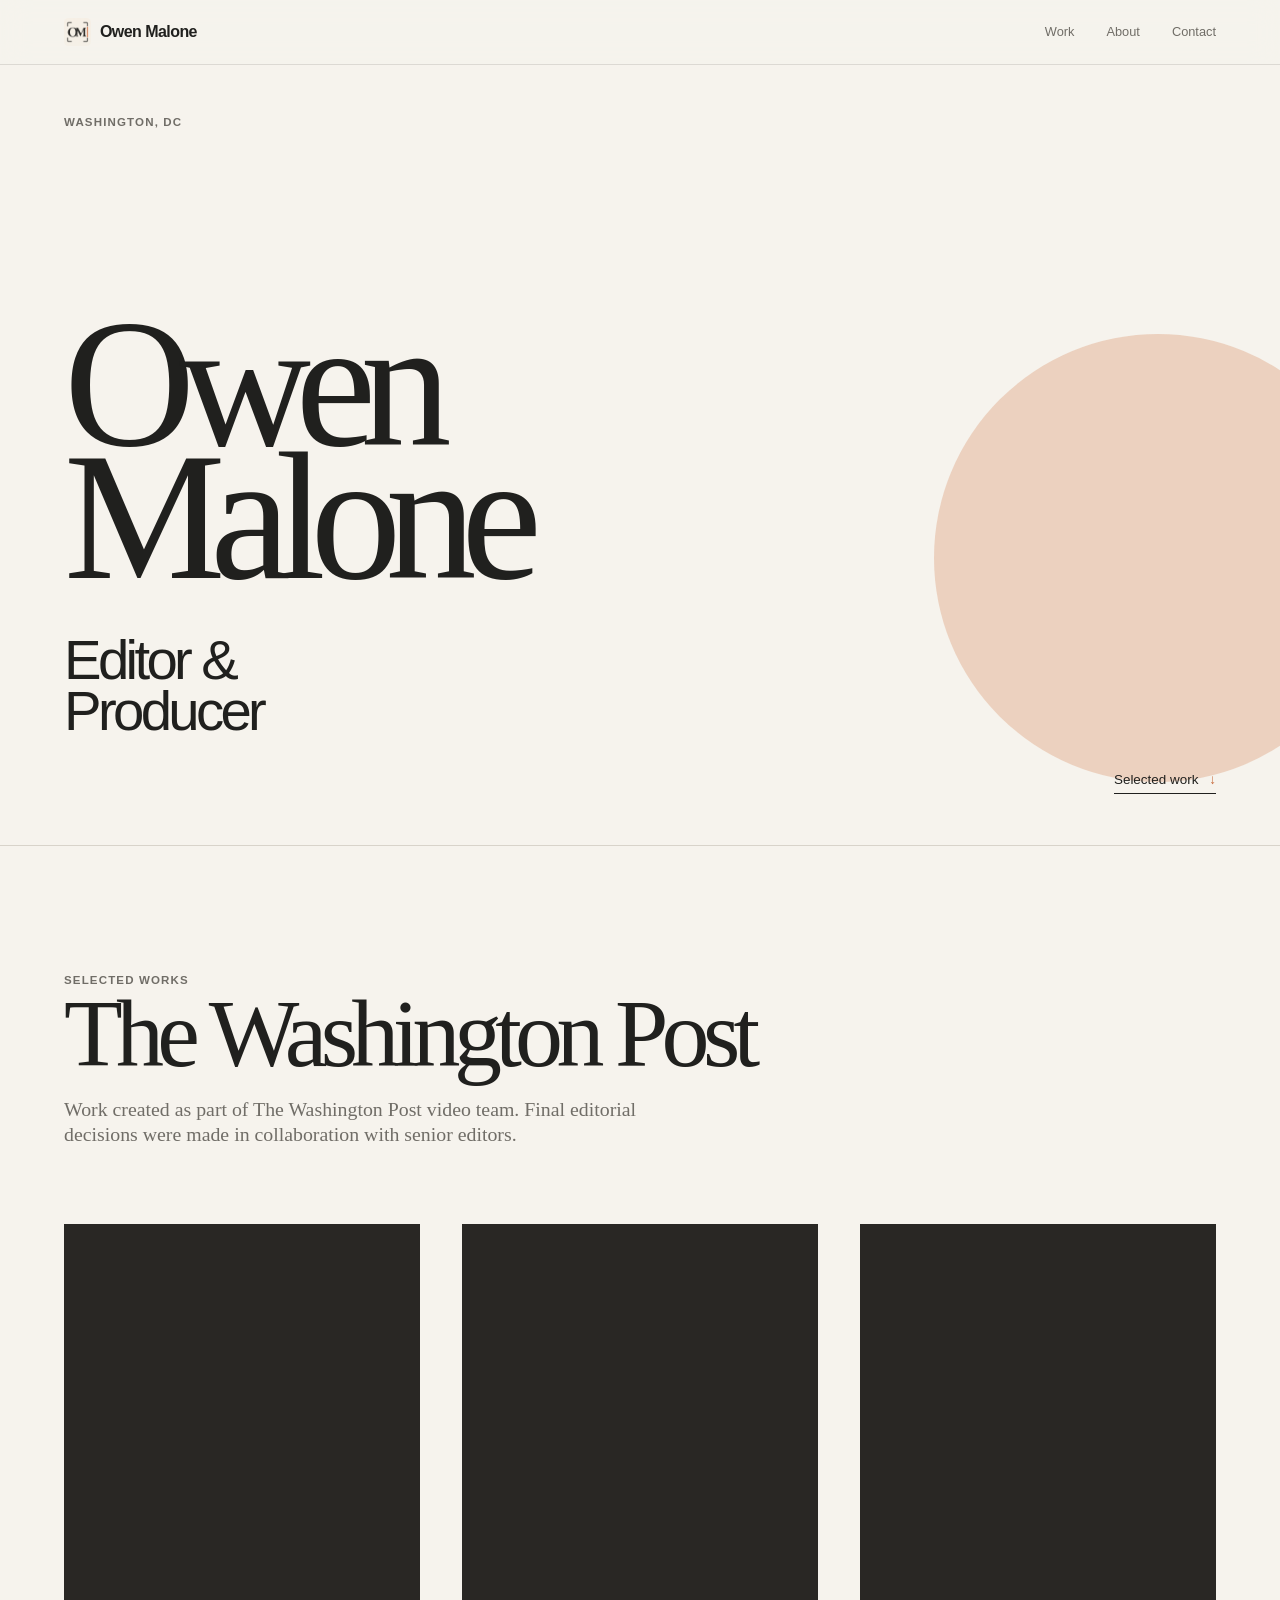
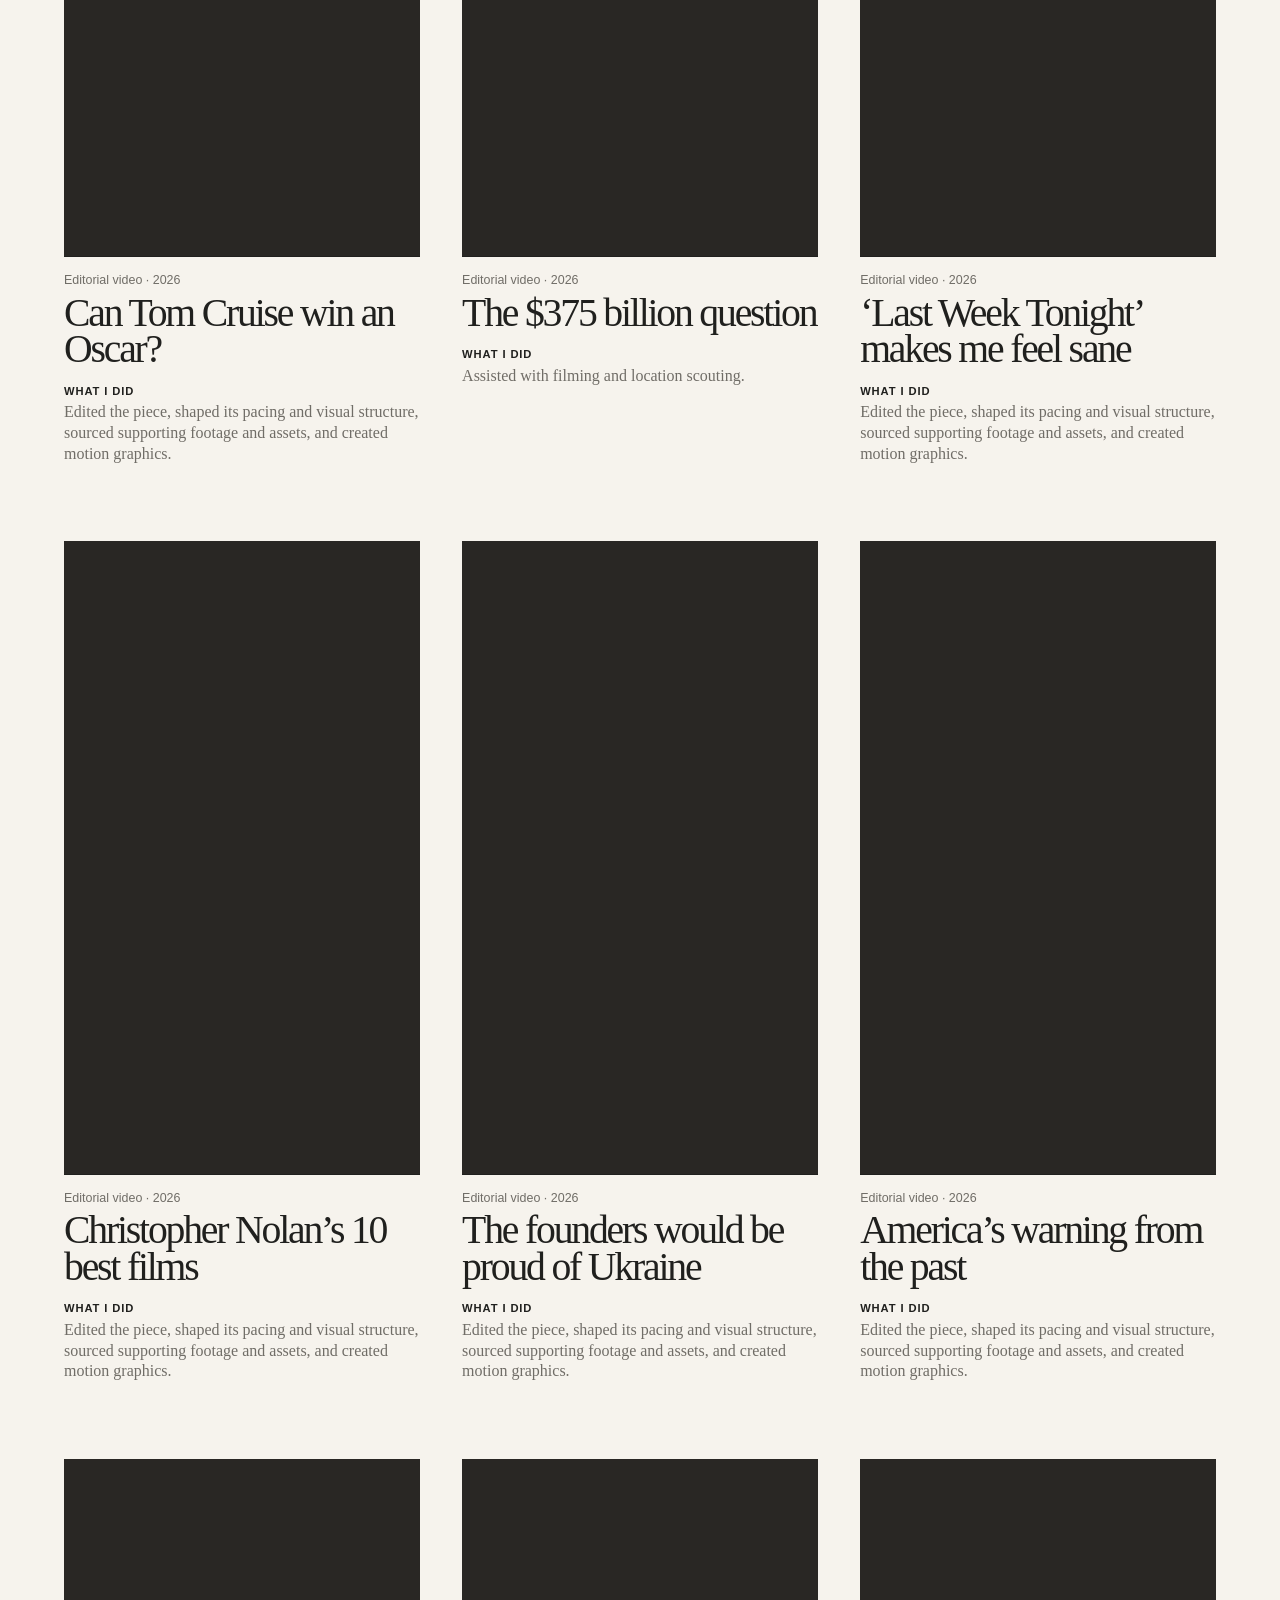
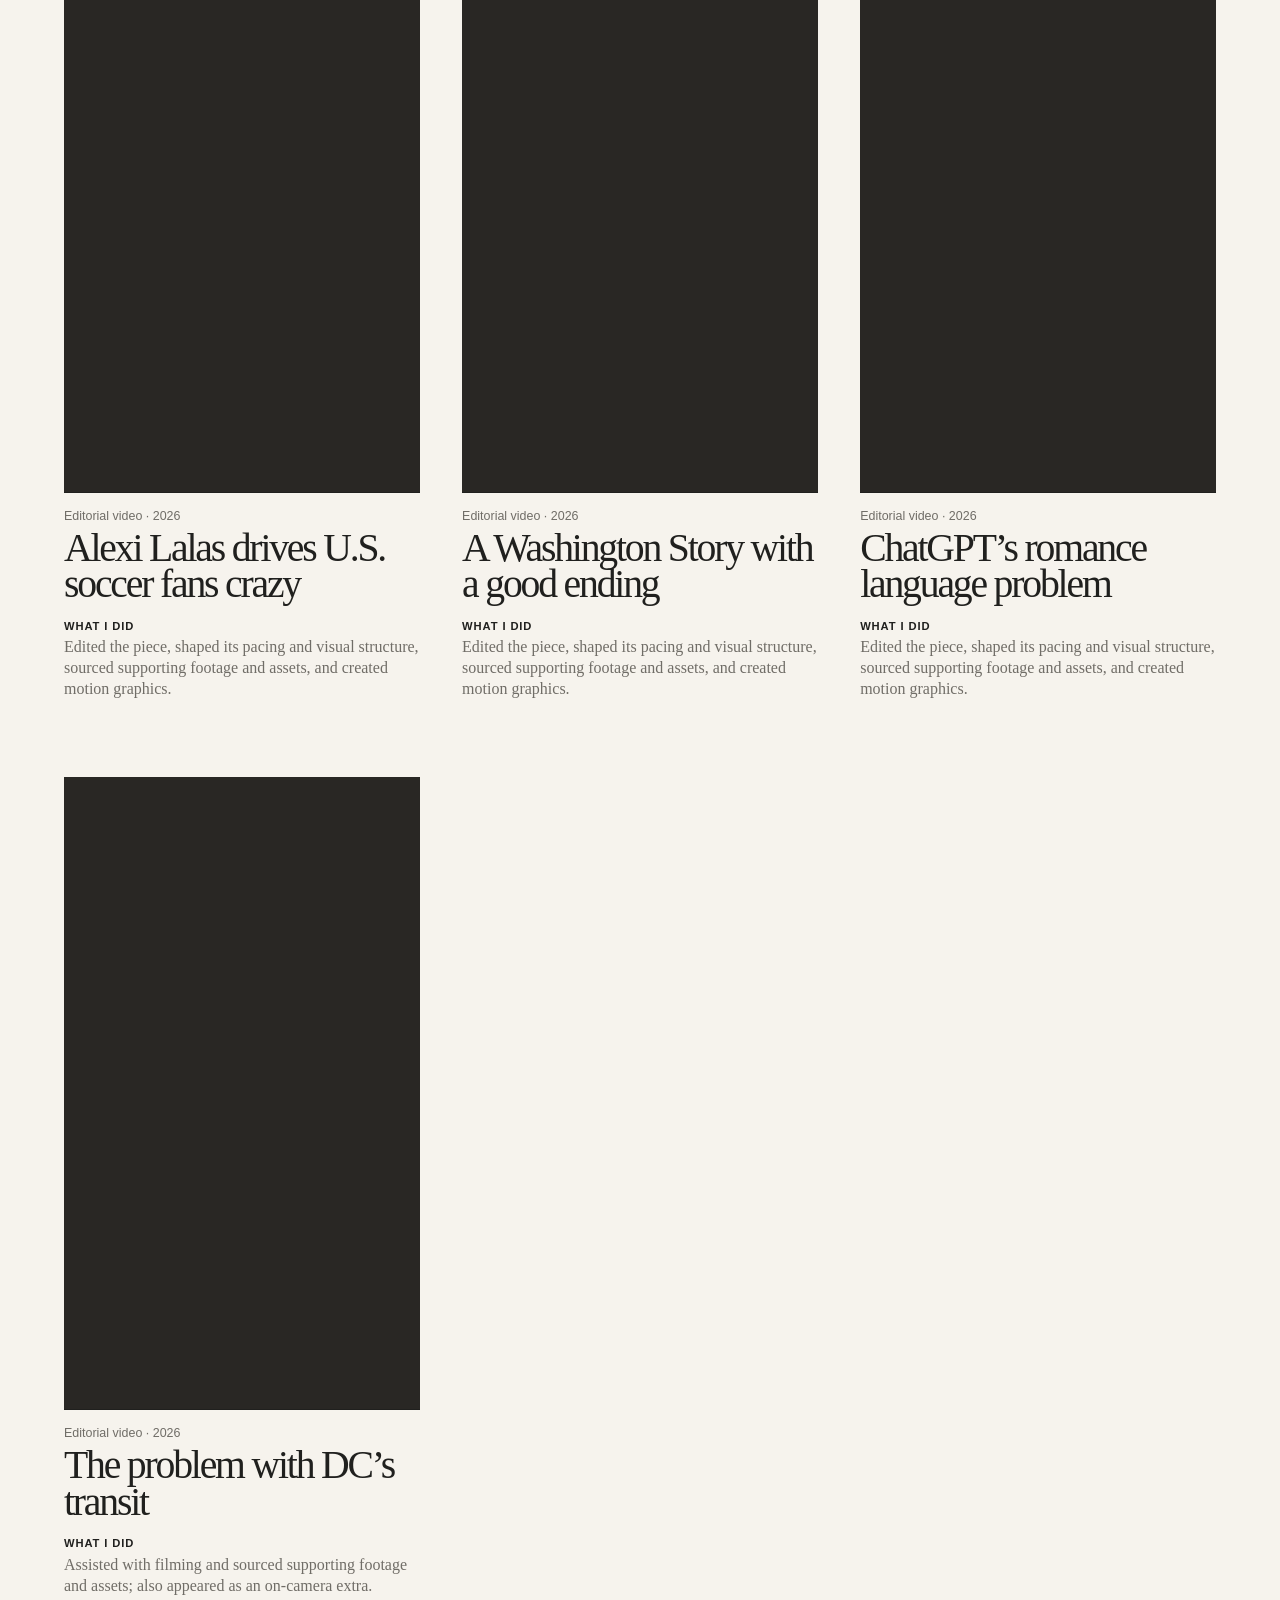
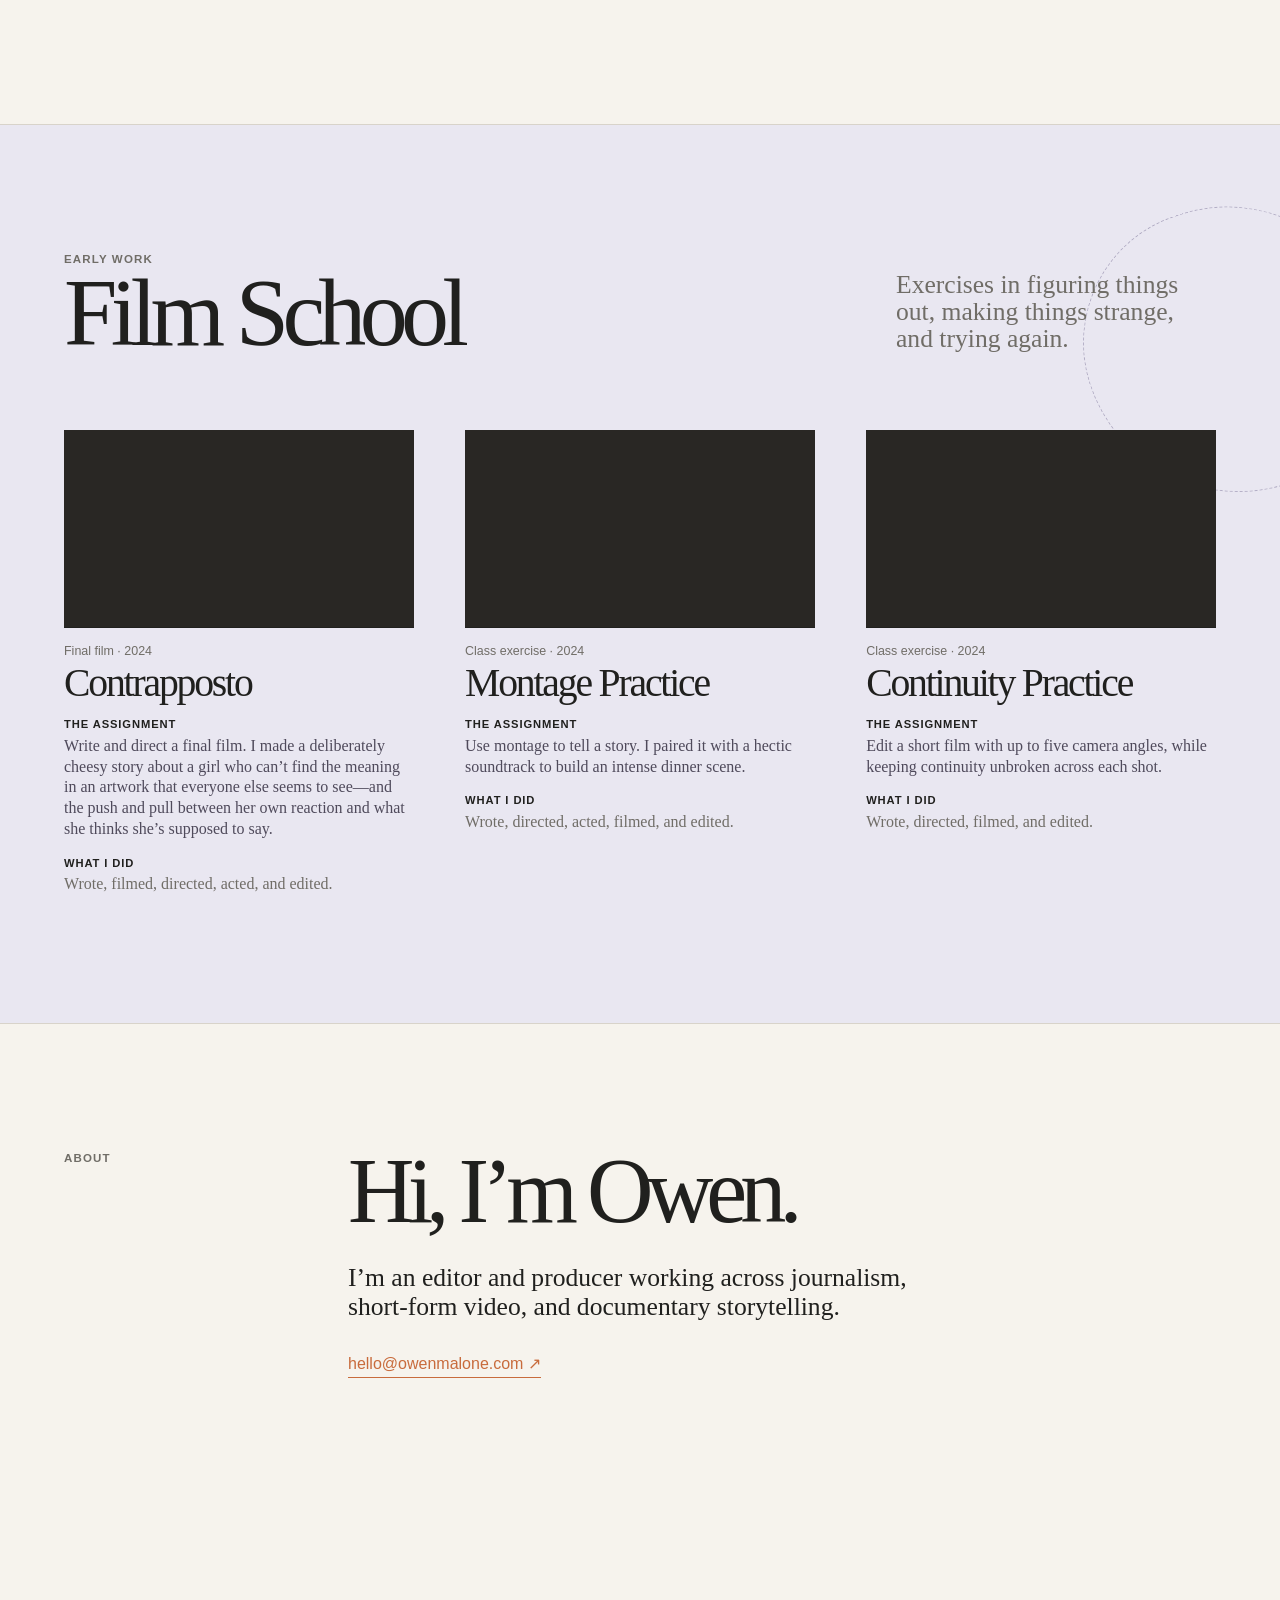
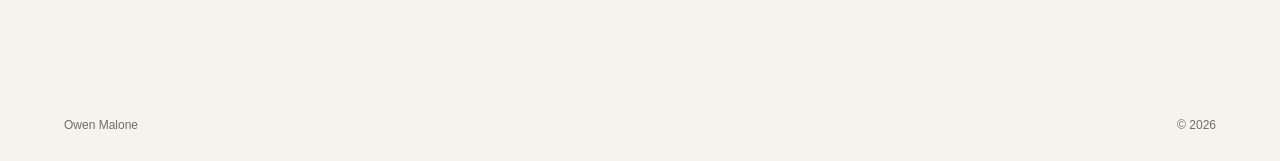
<file: index.html>
<!doctype html>
<html lang="en">
<head>
  <meta charset="utf-8">
  <meta name="viewport" content="width=device-width, initial-scale=1">
  <meta name="description" content="Owen Malone is an editor and producer based in Washington, DC. Selected work from The Washington Post, freelance projects, and film school.">
  <title>Owen Malone — Editor &amp; Producer</title>
  <link rel="icon" type="image/png" href="favicon.png">
  <link rel="stylesheet" href="styles.css">
</head>
<body>
  <header class="topbar">
    <a class="brand" href="#top" aria-label="Owen Malone, back to top"><img src="favicon.png" alt=""><span>Owen Malone</span></a>
    <nav aria-label="Primary navigation">
      <a href="#work">Work</a>
      <a href="#about">About</a>
      <a href="mailto:hello@owenmalone.com">Contact</a>
    </nav>
  </header>
  <main id="top">
    <section class="hero" aria-labelledby="hero-title">
      <p class="eyebrow">Washington, DC</p>
      <div class="hero-copy">
        <h1 id="hero-title">Owen<br>Malone</h1>
        <p>Editor &amp;<br>Producer</p>
      </div>
      <a class="hero-link" href="#work">Selected work <span aria-hidden="true">↓</span></a>
    </section>
    <section class="work-section" id="work" aria-labelledby="work-title">
      <div class="section-heading">
        <p class="eyebrow">Selected Works</p>
        <h2 id="work-title">The Washington Post</h2>
        <p class="editorial-note">Work created as part of The Washington Post video team. Final editorial decisions were made in collaboration with senior editors.</p>
      </div>
      <div class="project-grid post-project-grid">
        <article class="project-card">
          <div class="video-frame"><iframe src="https://player.vimeo.com/video/1249526008?title=0&amp;byline=0&amp;portrait=0" title="Can Tom Cruise win an Oscar?" allow="autoplay; fullscreen; picture-in-picture" allowfullscreen></iframe></div>
          <div class="project-meta"><div><p class="project-type">Editorial video · 2026</p><h3>Can Tom Cruise win an Oscar?</h3><p class="project-role"><span>What I did</span> Edited the piece, shaped its pacing and visual structure, sourced supporting footage and assets, and created motion graphics.</p></div></div>
        </article>
        <article class="project-card">
          <div class="video-frame"><iframe src="https://player.vimeo.com/video/1249525427?title=0&amp;byline=0&amp;portrait=0" title="The $375 billion question" allow="autoplay; fullscreen; picture-in-picture" allowfullscreen></iframe></div>
          <div class="project-meta"><div><p class="project-type">Editorial video · 2026</p><h3>The $375 billion question</h3><p class="project-role"><span>What I did</span> Assisted with filming and location scouting.</p></div></div>
        </article>
        <article class="project-card">
          <div class="video-frame"><iframe src="https://player.vimeo.com/video/1249522964?title=0&amp;byline=0&amp;portrait=0" title="Last Week Tonight makes me feel sane" allow="autoplay; fullscreen; picture-in-picture" allowfullscreen></iframe></div>
          <div class="project-meta"><div><p class="project-type">Editorial video · 2026</p><h3>‘Last Week Tonight’ makes me feel sane</h3><p class="project-role"><span>What I did</span> Edited the piece, shaped its pacing and visual structure, sourced supporting footage and assets, and created motion graphics.</p></div></div>
        </article>
        <article class="project-card">
          <div class="video-frame"><iframe src="https://player.vimeo.com/video/1249523001?title=0&amp;byline=0&amp;portrait=0" title="Christopher Nolan's 10 best films" allow="autoplay; fullscreen; picture-in-picture" allowfullscreen></iframe></div>
          <div class="project-meta"><div><p class="project-type">Editorial video · 2026</p><h3>Christopher Nolan’s 10 best films</h3><p class="project-role"><span>What I did</span> Edited the piece, shaped its pacing and visual structure, sourced supporting footage and assets, and created motion graphics.</p></div></div>
        </article>
        <article class="project-card">
          <div class="video-frame"><iframe src="https://player.vimeo.com/video/1249524528?title=0&amp;byline=0&amp;portrait=0" title="The founders would be proud of Ukraine" allow="autoplay; fullscreen; picture-in-picture" allowfullscreen></iframe></div>
          <div class="project-meta"><div><p class="project-type">Editorial video · 2026</p><h3>The founders would be proud of Ukraine</h3><p class="project-role"><span>What I did</span> Edited the piece, shaped its pacing and visual structure, sourced supporting footage and assets, and created motion graphics.</p></div></div>
        </article>
        <article class="project-card">
          <div class="video-frame"><iframe src="https://player.vimeo.com/video/1249523000?title=0&amp;byline=0&amp;portrait=0" title="America's warning from the past" allow="autoplay; fullscreen; picture-in-picture" allowfullscreen></iframe></div>
          <div class="project-meta"><div><p class="project-type">Editorial video · 2026</p><h3>America’s warning from the past</h3><p class="project-role"><span>What I did</span> Edited the piece, shaped its pacing and visual structure, sourced supporting footage and assets, and created motion graphics.</p></div></div>
        </article>
        <article class="project-card">
          <div class="video-frame"><iframe src="https://player.vimeo.com/video/1249522961?title=0&amp;byline=0&amp;portrait=0" title="Alexi Lalas drives US soccer fans crazy" allow="autoplay; fullscreen; picture-in-picture" allowfullscreen></iframe></div>
          <div class="project-meta"><div><p class="project-type">Editorial video · 2026</p><h3>Alexi Lalas drives U.S. soccer fans crazy</h3><p class="project-role"><span>What I did</span> Edited the piece, shaped its pacing and visual structure, sourced supporting footage and assets, and created motion graphics.</p></div></div>
        </article>
        <article class="project-card">
          <div class="video-frame"><iframe src="https://player.vimeo.com/video/1249524122?title=0&amp;byline=0&amp;portrait=0" title="A Washington Story with a good ending" allow="autoplay; fullscreen; picture-in-picture" allowfullscreen></iframe></div>
          <div class="project-meta"><div><p class="project-type">Editorial video · 2026</p><h3>A Washington Story with a good ending</h3><p class="project-role"><span>What I did</span> Edited the piece, shaped its pacing and visual structure, sourced supporting footage and assets, and created motion graphics.</p></div></div>
        </article>
        <article class="project-card">
          <div class="video-frame"><iframe src="https://player.vimeo.com/video/1249522960?title=0&amp;byline=0&amp;portrait=0" title="ChatGPT's romance language problem" allow="autoplay; fullscreen; picture-in-picture" allowfullscreen></iframe></div>
          <div class="project-meta"><div><p class="project-type">Editorial video · 2026</p><h3>ChatGPT’s romance language problem</h3><p class="project-role"><span>What I did</span> Edited the piece, shaped its pacing and visual structure, sourced supporting footage and assets, and created motion graphics.</p></div></div>
        </article>
        <article class="project-card">
          <div class="video-frame"><iframe src="https://player.vimeo.com/video/1249522962?title=0&amp;byline=0&amp;portrait=0" title="The problem with DC's transit" allow="autoplay; fullscreen; picture-in-picture" allowfullscreen></iframe></div>
          <div class="project-meta"><div><p class="project-type">Editorial video · 2026</p><h3>The problem with DC’s transit</h3><p class="project-role"><span>What I did</span> Assisted with filming and sourced supporting footage and assets; also appeared as an on-camera extra.</p></div></div>
        </article>
      </div>
    </section>
    <section class="work-section school-section" id="school" aria-labelledby="school-title">
      <div class="section-heading split-heading">
        <div>
          <p class="eyebrow">Early work</p>
          <h2 id="school-title">Film School</h2>
        </div>
        <p class="section-note">Exercises in figuring things out, making things strange, and trying again.</p>
      </div>
      <div class="film-project-grid">
        <article class="film-card">
          <div class="video-frame"><iframe src="https://player.vimeo.com/video/1249532967?title=0&amp;byline=0&amp;portrait=0" title="Contrapposto" allow="autoplay; fullscreen; picture-in-picture" allowfullscreen></iframe></div>
          <div class="project-meta"><p class="project-type">Final film · 2024</p><h3>Contrapposto</h3><p class="film-detail"><span>The assignment</span>Write and direct a final film. I made a deliberately cheesy story about a girl who can’t find the meaning in an artwork that everyone else seems to see—and the push and pull between her own reaction and what she thinks she’s supposed to say.</p><p class="project-role"><span>What I did</span>Wrote, filmed, directed, acted, and edited.</p></div>
        </article>
        <article class="film-card">
          <div class="video-frame"><iframe src="https://player.vimeo.com/video/1249530854?title=0&amp;byline=0&amp;portrait=0" title="Montage Practice" allow="autoplay; fullscreen; picture-in-picture" allowfullscreen></iframe></div>
          <div class="project-meta"><p class="project-type">Class exercise · 2024</p><h3>Montage Practice</h3><p class="film-detail"><span>The assignment</span>Use montage to tell a story. I paired it with a hectic soundtrack to build an intense dinner scene.</p><p class="project-role"><span>What I did</span>Wrote, directed, acted, filmed, and edited.</p></div>
        </article>
        <article class="film-card">
          <div class="video-frame"><iframe src="https://player.vimeo.com/video/1249531060?title=0&amp;byline=0&amp;portrait=0" title="Continuity Practice" allow="autoplay; fullscreen; picture-in-picture" allowfullscreen></iframe></div>
          <div class="project-meta"><p class="project-type">Class exercise · 2024</p><h3>Continuity Practice</h3><p class="film-detail"><span>The assignment</span>Edit a short film with up to five camera angles, while keeping continuity unbroken across each shot.</p><p class="project-role"><span>What I did</span>Wrote, directed, filmed, and edited.</p></div>
        </article>
      </div>
    </section>
    <section class="about" id="about" aria-labelledby="about-title">
      <p class="eyebrow">About</p>
      <div class="about-copy">
        <h2 id="about-title">Hi, I’m Owen.</h2>
        <p>I’m an editor and producer working across journalism, short-form video, and documentary storytelling.</p>
        <a class="contact-link" href="mailto:hello@owenmalone.com">hello@owenmalone.com <span aria-hidden="true">↗</span></a>
      </div>
    </section>
  </main>
  <footer><span>Owen Malone</span><span>© <span id="year"></span></span></footer>
  <script src="script.js"></script>
</body>
</html>
</file>
<file: styles.css>
* { box-sizing: border-box; }
:root { --paper:#f6f3ed; --ink:#20201e; --muted:#706d67; --orange:#c86b3c; --orange-soft:#e3b79c; --line:#d8d3ca; --pad:clamp(1.4rem,5vw,5rem); }
html { scroll-behavior:smooth; }
body { margin:0; color:var(--ink); background:var(--paper); font-family:Arial,Helvetica,sans-serif; }
a { color:inherit; text-decoration:none; }
.topbar { position:sticky; top:0; z-index:10; display:flex; align-items:center; justify-content:space-between; padding:1.15rem var(--pad); border-bottom:1px solid rgba(32,32,30,.12); background:rgba(246,243,237,.9); backdrop-filter:blur(14px); }
.brand { display:flex; align-items:center; gap:.55rem; font-weight:700; letter-spacing:-.035em; }
.brand img { width:1.7rem; height:1.7rem; border-radius:.28rem; object-fit:cover; }
nav { display:flex; gap:clamp(1rem,2.5vw,2rem); }
nav a { color:var(--muted); font-size:.8rem; }
nav a:hover,.contact-link:hover { color:var(--orange); }
.hero { position:relative; display:flex; flex-direction:column; justify-content:space-between; min-height:min(780px,calc(100vh - 59px)); padding:clamp(1.6rem,4vw,4rem) var(--pad) clamp(2rem,4vw,4rem); overflow:hidden; }
.hero::after { position:absolute; right:-8vw; bottom:7vh; width:min(35vw,480px); aspect-ratio:1; border-radius:50%; background:var(--orange-soft); content:""; opacity:.55; }
.eyebrow { margin:0; color:var(--muted); font-size:.72rem; font-weight:700; letter-spacing:.1em; text-transform:uppercase; }
.hero-copy { position:relative; z-index:1; margin:auto 0 4vh; }
.hero h1,h2,h3 { font-family:Georgia,'Times New Roman',serif; font-weight:400; }
.hero h1 { margin:0; font-size:clamp(5rem,14.2vw,13.5rem); letter-spacing:-.085em; line-height:.73; }
.hero-copy > p { margin:clamp(1.8rem,4vw,3.5rem) 0 0; font-size:clamp(1.8rem,4.4vw,4.5rem); letter-spacing:-.065em; line-height:.9; }
.hero-link { position:relative; z-index:1; align-self:flex-end; border-bottom:1px solid var(--ink); padding-bottom:.35rem; font-size:.84rem; }
.hero-link span { color:var(--orange); margin-left:.45rem; }
.work-section,.about { padding:clamp(4.75rem,10vw,9rem) var(--pad); border-top:1px solid var(--line); }
.section-heading { margin-bottom:clamp(2.6rem,6vw,5rem); }
.section-heading h2 { margin:.55rem 0 0; font-size:clamp(3rem,7.5vw,7.5rem); letter-spacing:-.07em; line-height:.82; }
.editorial-note { max-width:39rem; margin:1.5rem 0 0; color:var(--muted); font-family:Georgia,'Times New Roman',serif; font-size:clamp(1rem,1.55vw,1.25rem); line-height:1.25; }
.split-heading { display:flex; align-items:flex-end; justify-content:space-between; gap:2rem; }
.section-note { max-width:20rem; margin:0; color:var(--muted); font-family:Georgia,'Times New Roman',serif; font-size:clamp(1.2rem,2vw,1.65rem); line-height:1.05; }
.project-grid { display:grid; grid-template-columns:repeat(2,minmax(0,1fr)); gap:clamp(3.25rem,7vw,7rem) clamp(1.4rem,4vw,4rem); max-width:1320px; }
.project-card { min-width:0; }
.lead-card { grid-column:1 / -1; max-width:1160px; }
.video-frame { position:relative; overflow:hidden; background:#292724; aspect-ratio:16/9; }
.video-frame iframe { position:absolute; inset:0; width:100%; height:100%; border:0; }
.post-project-grid { grid-template-columns:repeat(3,minmax(0,1fr)); gap:clamp(2.75rem,6vw,6rem) clamp(1.1rem,3.3vw,3.5rem); }
.post-project-grid .video-frame { aspect-ratio:9/16; }
.project-meta { padding-top:1rem; border-top:1px solid var(--ink); }
.project-type { margin:0 0 .45rem; color:var(--muted); font-size:.78rem; }
.project-meta h3 { margin:0; font-size:clamp(1.7rem,3.1vw,3.35rem); letter-spacing:-.055em; line-height:.92; }
.lead-card .project-meta h3 { font-size:clamp(2.1rem,4.4vw,4.5rem); }
.project-role { max-width:43rem; margin:1rem 0 0; color:var(--muted); font-family:Georgia,'Times New Roman',serif; font-size:1rem; line-height:1.3; }
.project-role span { display:block; margin-bottom:.25rem; color:var(--ink); font-family:Arial,Helvetica,sans-serif; font-size:.7rem; font-weight:700; letter-spacing:.08em; text-transform:uppercase; }
.school-section { position:relative; overflow:hidden; background:#e9e7f1; }
.school-section::after { position:absolute; right:-6rem; top:5rem; width:18rem; height:18rem; border:1px dashed rgba(78,67,115,.35); border-radius:47% 53% 45% 55%; content:""; transform:rotate(-18deg); }
.school-section > * { position:relative; z-index:1; }
.film-project-grid { display:grid; grid-template-columns:repeat(3,minmax(0,1fr)); gap:clamp(2.5rem,4vw,4rem); max-width:1380px; }
.film-card { min-width:0; }
.film-detail { margin:1rem 0 0; color:#4f4a5b; font-family:Georgia,'Times New Roman',serif; font-size:1rem; line-height:1.3; }
.film-detail span { display:block; margin-bottom:.25rem; color:var(--ink); font-family:Arial,Helvetica,sans-serif; font-size:.7rem; font-weight:700; letter-spacing:.08em; text-transform:uppercase; }
.about { display:grid; grid-template-columns:minmax(9rem,.45fr) 1.55fr; gap:2rem; min-height:74vh; align-items:start; }
.about-copy h2 { max-width:15ch; margin:0; font-size:clamp(3.1rem,7.2vw,7.4rem); letter-spacing:-.075em; line-height:.85; }
.about-copy p { max-width:35rem; margin:2rem 0; font-family:Georgia,'Times New Roman',serif; font-size:clamp(1.25rem,2vw,1.75rem); line-height:1.16; }
.contact-link { display:inline-block; border-bottom:1px solid currentColor; padding-bottom:.25rem; color:var(--orange); }
footer { display:flex; justify-content:space-between; padding:1.8rem var(--pad); color:var(--muted); font-size:.75rem; }
@media (max-width:900px) { .post-project-grid { grid-template-columns:repeat(2,minmax(0,1fr)); } .film-project-grid { grid-template-columns:1fr 1fr; } }
@media (max-width:700px) { .hero { min-height:70vh; } .hero h1 { font-size:21vw; } .hero::after { right:-18vw; bottom:10vh; width:55vw; } .split-heading,.about { display:block; } .section-note { margin-top:1.6rem; } .about .eyebrow { margin-bottom:3.5rem; } .project-grid,.film-project-grid { grid-template-columns:1fr; } .post-project-grid { grid-template-columns:repeat(2,minmax(0,1fr)); gap:2.75rem 1rem; } .project-role { font-size:.92rem; } .lead-card { grid-column:auto; } }
@media (max-width:430px) { nav { gap:.85rem; } nav a { font-size:.72rem; } .hero-copy > p { font-size:10vw; } .feature-media { aspect-ratio:4/3; } .post-project-grid { grid-template-columns:1fr; } }
</file>
